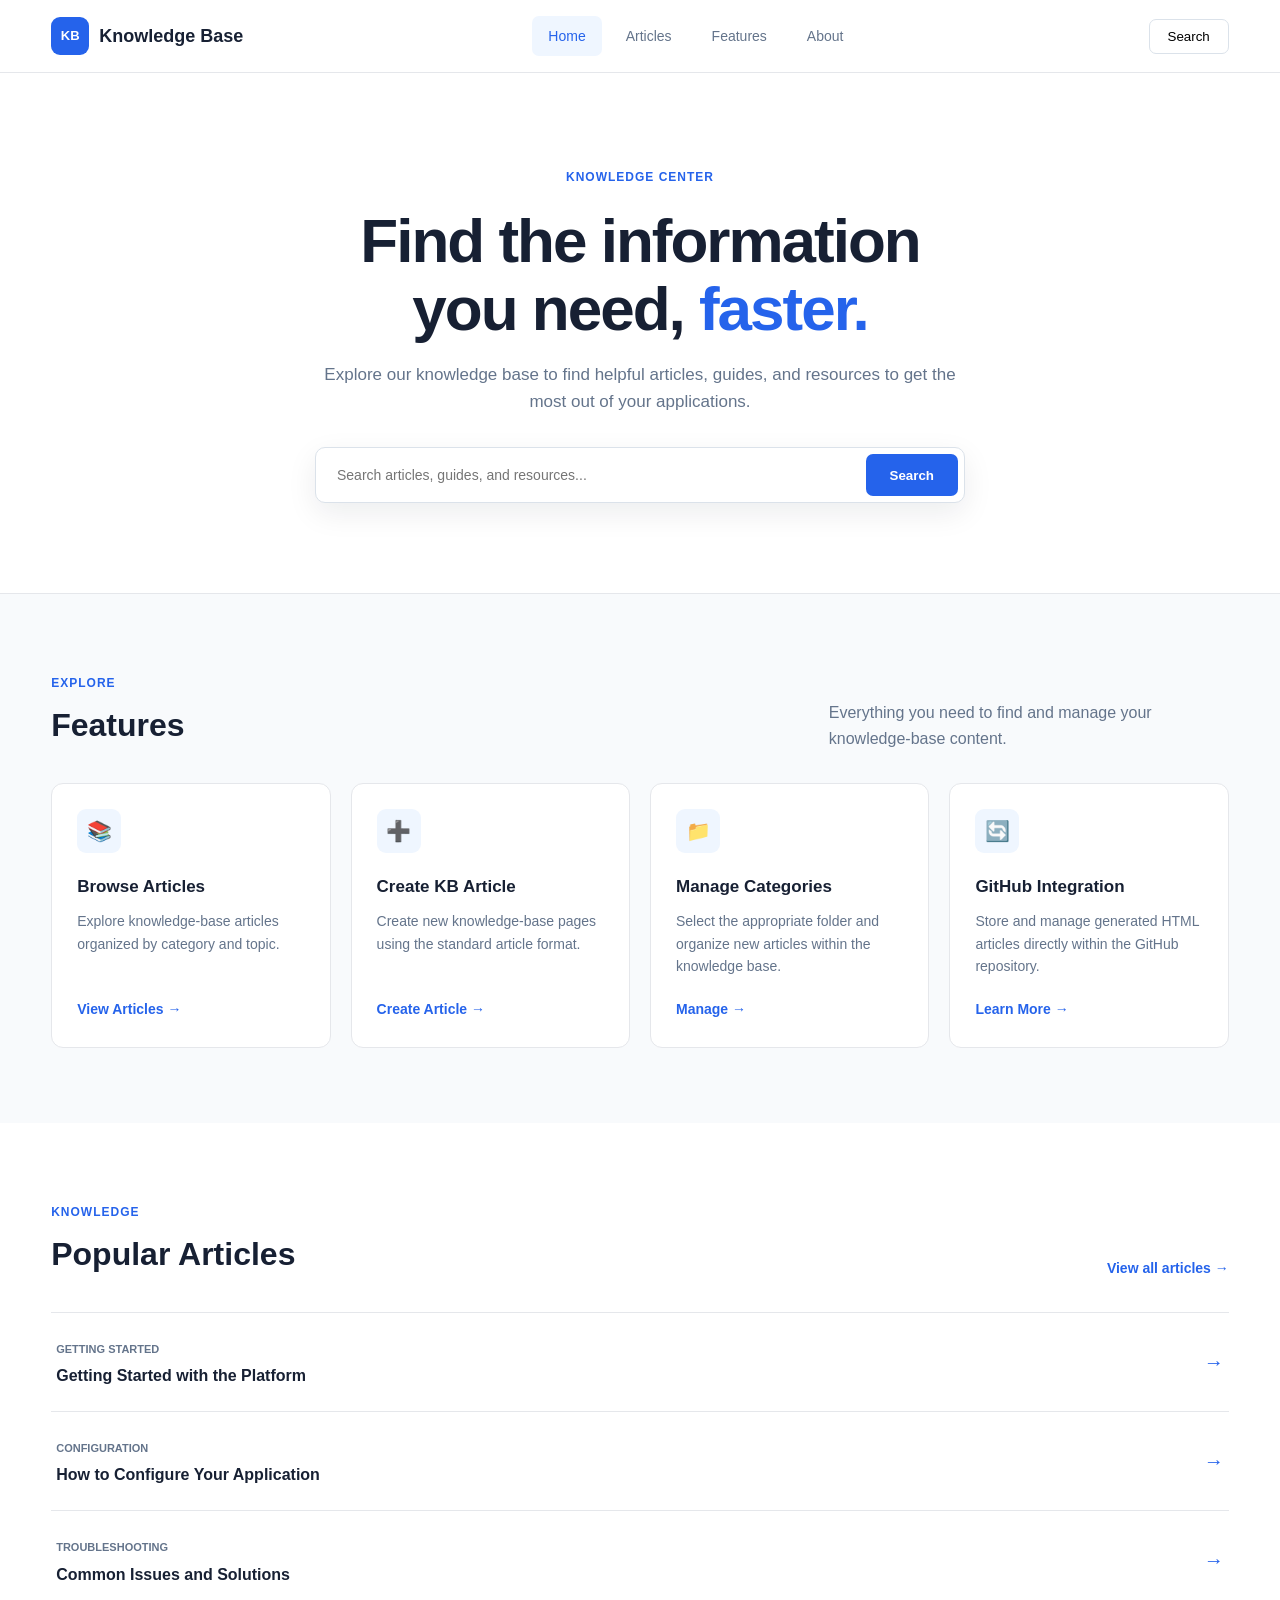
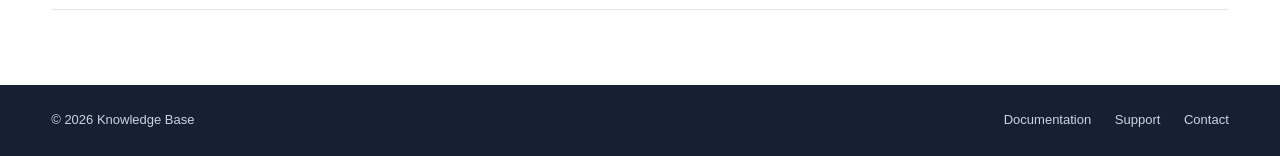
<file: index.html>
<!DOCTYPE html>
<html lang="en">
<head>
    <meta charset="UTF-8">
    <meta name="viewport" content="width=device-width, initial-scale=1.0">
    <title>Knowledge Base</title>
    <link rel="stylesheet" href="styles.css">
</head>

<body>

    <!-- Header -->
    <header class="header">
        <div class="container header-content">

            <div class="logo">
                <span class="logo-icon">KB</span>
                <span class="logo-text">Knowledge Base</span>
            </div>

            <nav class="navigation">
                <a href="#" class="nav-link active">Home</a>
                <a href="#" class="nav-link">Articles</a>
                <a href="#" class="nav-link">Features</a>
                <a href="#" class="nav-link">About</a>
            </nav>

            <div class="header-actions">
                <button class="search-btn">Search</button>
            </div>

        </div>
    </header>

    <!-- Hero Section -->
    <section class="hero">
        <div class="container hero-content">

            <div class="hero-text">
                <span class="badge">Knowledge Center</span>

                <h1>
                    Find the information<br>
                    you need, <span>faster.</span>
                </h1>

                <p>
                    Explore our knowledge base to find helpful articles,
                    guides, and resources to get the most out of your
                    applications.
                </p>

                <div class="hero-search">
                    <input
                        type="text"
                        placeholder="Search articles, guides, and resources..."
                    />
                    <button>Search</button>
                </div>
            </div>

        </div>
    </section>

    <!-- Features Section -->
    <section class="features">
        <div class="container">

            <div class="section-header">
                <div>
                    <span class="section-label">Explore</span>
                    <h2>Features</h2>
                </div>

                <p>
                    Everything you need to find and manage your
                    knowledge-base content.
                </p>
            </div>

            <div class="feature-grid">

                <div class="feature-card">
                    <div class="feature-icon">📚</div>
                    <h3>Browse Articles</h3>
                    <p>
                        Explore knowledge-base articles organized
                        by category and topic.
                    </p>
                    <a href="#">View Articles →</a>
                </div>

                <div class="feature-card">
                    <div class="feature-icon">➕</div>
                    <h3>Create KB Article</h3>
                    <p>
                        Create new knowledge-base pages using
                        the standard article format.
                    </p>
                    <a href="#">Create Article →</a>
                </div>

                <div class="feature-card">
                    <div class="feature-icon">📁</div>
                    <h3>Manage Categories</h3>
                    <p>
                        Select the appropriate folder and organize
                        new articles within the knowledge base.
                    </p>
                    <a href="#">Manage →</a>
                </div>

                <div class="feature-card">
                    <div class="feature-icon">🔄</div>
                    <h3>GitHub Integration</h3>
                    <p>
                        Store and manage generated HTML articles
                        directly within the GitHub repository.
                    </p>
                    <a href="#">Learn More →</a>
                </div>

            </div>

        </div>
    </section>

    <!-- Popular Articles -->
    <section class="articles">
        <div class="container">

            <div class="section-header">
                <div>
                    <span class="section-label">Knowledge</span>
                    <h2>Popular Articles</h2>
                </div>

                <a href="#" class="view-all">View all articles →</a>
            </div>

            <div class="article-list">

                <a href="#" class="article-item">
                    <div>
                        <span class="article-category">Getting Started</span>
                        <h3>Getting Started with the Platform</h3>
                    </div>
                    <span class="arrow">→</span>
                </a>

                <a href="#" class="article-item">
                    <div>
                        <span class="article-category">Configuration</span>
                        <h3>How to Configure Your Application</h3>
                    </div>
                    <span class="arrow">→</span>
                </a>

                <a href="#" class="article-item">
                    <div>
                        <span class="article-category">Troubleshooting</span>
                        <h3>Common Issues and Solutions</h3>
                    </div>
                    <span class="arrow">→</span>
                </a>

            </div>

        </div>
    </section>

    <!-- Footer -->
    <footer class="footer">
        <div class="container footer-content">
            <span>© 2026 Knowledge Base</span>

            <div>
                <a href="#">Documentation</a>
                <a href="#">Support</a>
                <a href="#">Contact</a>
            </div>
        </div>
    </footer>

</body>
</html>
</file>
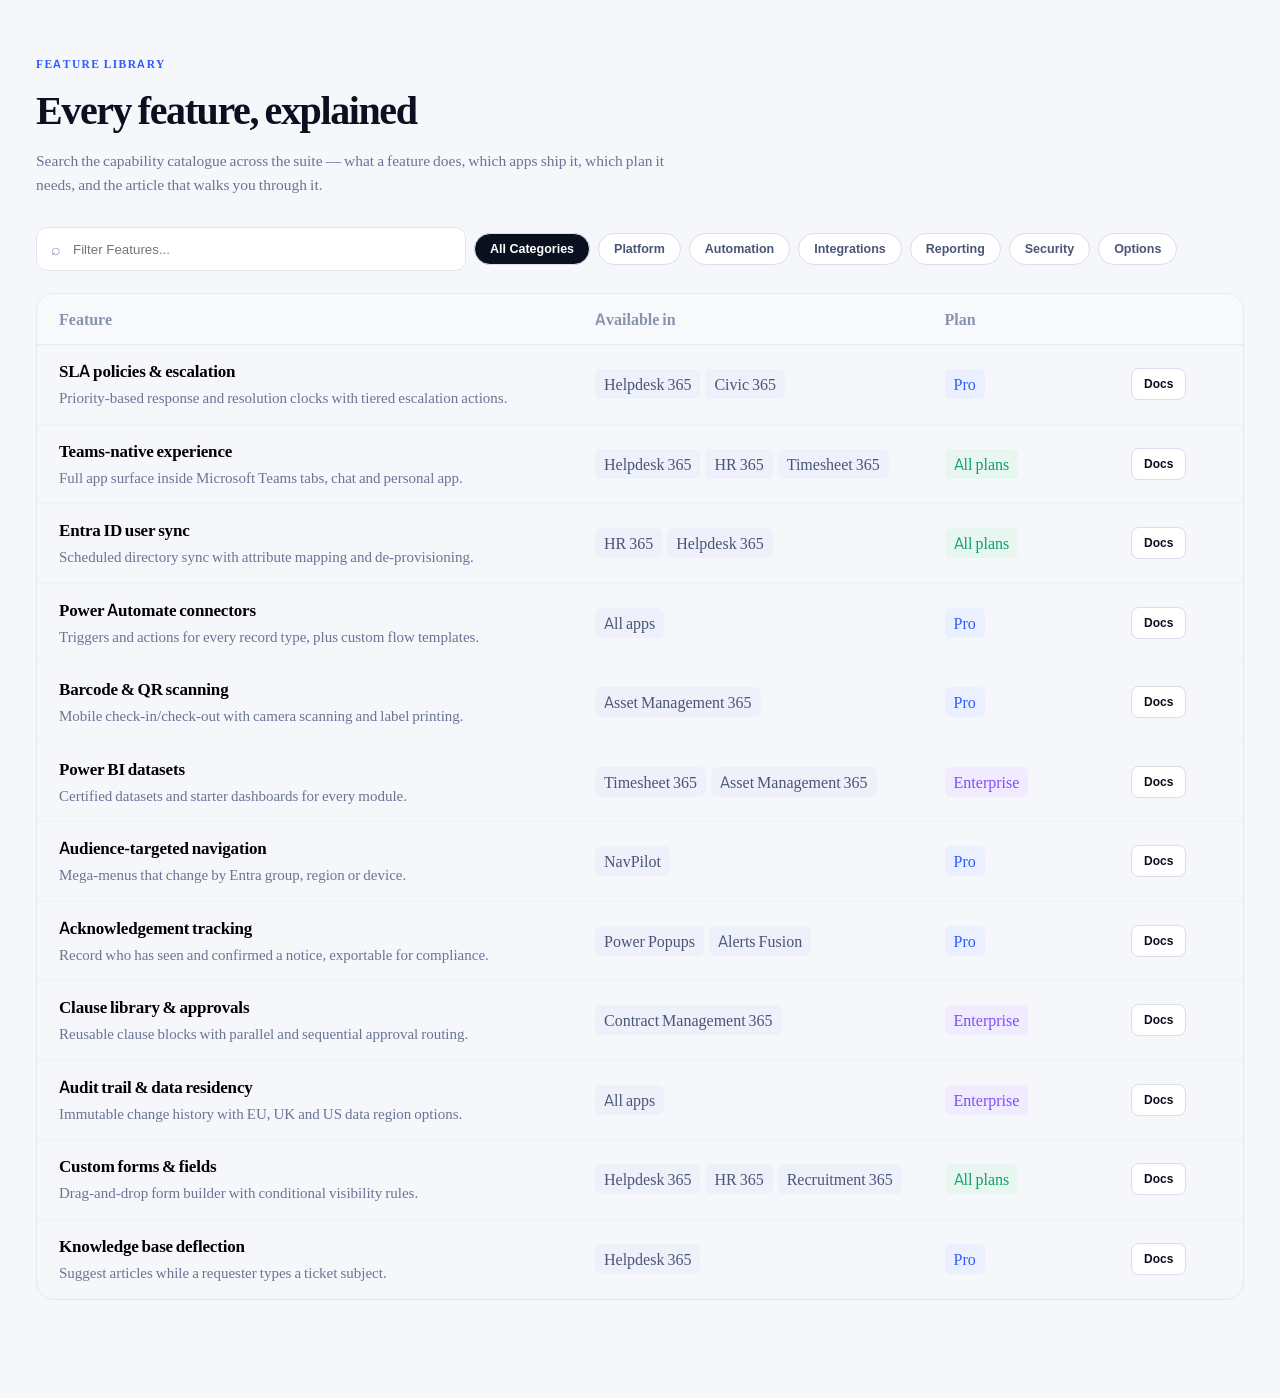
<file: features/feature.html>
<!DOCTYPE html>
<html lang="en">
<head>
    <meta charset="UTF-8">
    <meta name="viewport" content="width=device-width, initial-scale=1.0">
    <title>Document</title>
    <link rel="stylesheet" href="style.css">
</head>
   
    <body>
    <div class="content" id="contentid">
   <p class="feature" >
    Feature library</p>
    <h1 class="explain">
    Every feature, explained</h1>
    <p class="search">
    Search the capability catalogue across the suite — what a feature does, which apps ship it, which plan it needs, and the article that walks you through it.</p>
<div class="flex">
    <div class="input">
        <span style="color:rgb(138,146,174)">⌕</span>
 <input style="border:none" type="text" placeholder="Filter Features..."/ id="searchbox" class="in">
    </div>
    <button class="btn active" onClick="every();setactive(this)">
        All Categories
    </button>
      <button class="btn" onClick="platform();setactive(this)">
        Platform
    </button>
      <button class="btn" onClick="automation();setactive(this)">
        Automation
    </button>
      <button class="btn" onClick="integration();setactive(this)">
        Integrations
    </button>
      <button class="btn" onClick="reporting();setactive(this)">
        Reporting
    </button> 
     <button class="btn" onClick="security();setactive(this)">
        Security
    </button>
     <button class="btn" onClick="options();setactive(this)">
      Options
    </button>
   
</div>
<div class="feature-table">
    <div class="row-one">
        <div>Feature</div>
        <div>Available in</div>
        <div>Plan</div>
    </div>
    <div id="feature-rows">
        </div>
 
       
      
</div>
</body>
 <script>
    const arr=[
    {
       Headtext:"SLA policies & escalation",
       name:"sla",
       secondarytext:"Priority-based response and resolution clocks with tiered escalation actions.",
       columntwo:"Helpdesk 365",
       columntwosecond:"Civic 365",
       btntext:"Pro",
       columnclass:"column-three-pro"
    },
    {
        Headtext:"Teams-native experience",
        name:"team",
        secondarytext:"Full app surface inside Microsoft Teams tabs, chat and personal app.",
        columntwo:"Helpdesk 365" ,
        columntwosecond:"HR 365",
        columntwothree:"Timesheet 365",
        btntext:"All plans",
        columnclass:"column-three-plans"
    },
    {
          Headtext:"Entra ID user sync",
          name:"entra",
          secondarytext:"Scheduled directory sync with attribute mapping and de-provisioning.",
          columntwo:"HR 365",
          columntwosecond:"Helpdesk 365",
          btntext:"All plans",
          columnclass:"column-three-plans"
    },
    {
       Headtext:"Power Automate connectors",
       name:"sla",
       secondarytext:"Triggers and actions for every record type, plus custom flow templates.",
       columntwo:"All apps",
       btntext:"Pro" ,
       columnclass:"column-three-pro"
    },
    {
         Headtext:"Barcode & QR scanning",
         name:"barcode",
         secondarytext:"Mobile check-in/check-out with camera scanning and label printing.",
         columntwo:"Asset Management 365",
         btntext:"Pro",
         columnclass:"column-three-pro"
    },
    {
        Headtext:"Power BI datasets",
        name:"power",
        secondarytext:"Certified datasets and starter dashboards for every module.",
        columntwo:"Timesheet 365",
        columntwosecond:"Asset Management 365",
        btntext:"Enterprise" ,
        columnclass:"column-three-enter" 
    },
    {
         Headtext:"Audience-targeted navigation",
         name:"team",
         secondarytext:"Mega-menus that change by Entra group, region or device.",
         columntwo:"NavPilot",
         btntext:"Pro",
         columnclass:"column-three-pro"
    },
    {
        Headtext:"Acknowledgement tracking",
        name:"barcode",
        secondarytext:"Record who has seen and confirmed a notice, exportable for compliance.",
        columntwo:"Power Popups",
        columntwosecond:"Alerts Fusion",
        btntext:"Pro",
        columnclass:"column-three-pro"
    },
    {
        Headtext:"Clause library & approvals",
        name:"barcode",
        secondarytext:"Reusable clause blocks with parallel and sequential approval routing.",
        columntwo:"Contract Management 365",
        btntext:"Enterprise",
        columnclass:"column-three-enter"
    },
    {
         Headtext:"Audit trail & data residency",
         name:"audit",
         secondarytext:"Immutable change history with EU, UK and US data region options.",
         columntwo:"All apps",
         btntext:"Enterprise",
         columnclass:"column-three-enter"
    },
    {
         Headtext:"Custom forms & fields",
         name:"team",
         secondarytext:"Drag-and-drop form builder with conditional visibility rules.",
         columntwo:"Helpdesk 365",
         columntwosecond:"HR 365",
         columntwothree:"Recruitment 365",
         btntext:"All plans",
         columnclass:"column-three-plans"
    },
    {
       Headtext:"Knowledge base deflection",
       name:"sla",
       secondarytext:"Suggest articles while a requester types a ticket subject.",
        columntwo:"Helpdesk 365",
        btntext:"Pro",
        columnclass:"column-three-pro"
    },
    ]
    let neww=arr
     let currentdata=arr;
        const table=document.getElementById("feature-rows")
        function tabledata(neww){
        table.innerHTML=
        neww.map((item,index)=>
                `<div class="row-two">
                    <div class="column-one">
                        <div class="sla">
                            ${item.Headtext}
                        </div>
                        <div class="policies">
                            ${item.secondarytext}
                        </div>
                        </div>
                    <div class="column-two">
                        ${item.columntwo ? `<span class="help">${item.columntwo}</span>` : ""}
    ${item.columntwosecond ? `<span class="help">${item.columntwosecond}</span>` : ""}
    ${item.columntwothree ? `<span class="help">${item.columntwothree}</span>` : ""}
                   </div>
                   <div class="${item.columnclass}">
                    ${item.btntext}
                    </div>
                    <div class="column-four">
                          <button class="docs" onClick="sla()">
                Docs
            </button>
            </div>
            </div>`
        
        ).join("")}
        tabledata(currentdata)
        function platform(){
             currentdata=arr.filter(item=>
            item.name==="team"
            
        )
        tabledata(currentdata)
        }
         function automation(){
             currentdata=arr.filter(item=>
            item.name==="sla"
            
        )
        tabledata(currentdata)
        }
        function integration(){
             currentdata=arr.filter(item=>
            item.name==="entra"
            
        )
        tabledata(currentdata)
        }
          function reporting(){
            currentdata=arr.filter(item=>
            item.name==="power"
            
        )
        tabledata(currentdata)
        }
          function security(){
            currentdata=arr.filter(item=>
            item.name==="audit"
            
        )
        tabledata(currentdata)
        }
         function options(){
            currentdata=arr.filter(item=>
            item.name==="barcode"
            
        )
        tabledata(currentdata)
        }
        function every(){
           currentdata=arr;
           tabledata(currentdata)
        }
   
    const searchInput = document.getElementById("searchbox");
    searchInput.addEventListener("input", (e) => {
    const value = e.target.value.toLowerCase();

    const filtered = currentdata.filter(item =>
        item.Headtext.toLowerCase().includes(value)||
        item.secondarytext.toLowerCase().includes(value)
    );

    tabledata(filtered);
});
function setactive(button){
     document.querySelectorAll(".btn").forEach(btn=>{
        btn.classList.remove("active");
    });

    button.classList.add("active");
}
function sla(){
    const idd=document.getElementById("contentid")
    idd.innerHTML=
       `
         <div class="data">
            <div class="left">
                <div class="knowledge">
                    <span style="cursor:pointer">
                        Knowledge Base
                    </span>
                    <span>
                        /
                    </span>
                    <span>
                        Helpdesk 365
                    </span>
                     <span>
                        /
                    </span>
                    <span style="color:rgb(11,16,32)">
                        Automation & workflows
                    </span>
                    </div>
                <div class="how">
                    <span class="howto">
                        How-to
                        </span>
                    <span style="color:rgb(138,146,174)">
                        9 min read · Updated 21 Aug 2026
                        </span>
                    </div>
                <h1 class="configure">
                    Configure SLA policies and escalation rules
                    </h1>
                <p class="define">
                    Define response and resolution targets per priority, then chain escalation actions so nothing breaches silently.
                    </p>
                <p class="article">
                    This article applies to Helpdesk 365 v4.2 and later on Teams + SharePoint, and assumes you administer the app for your tenant.
                    </p>
                <h2 class="begin" id="before">
                    Before you begin
                    </h2>
                <div class="helping">
                    <div class="helpfirst">
                        <span style="color:rgb(47,91,255)">
                            •
                            </span>
                            <span>
                                Helpdesk 365 4.2 or later installed in your tenant
                                </span>
                        </div>
                         <div class="helpfirst">
                        <span style="color:rgb(47,91,255)">
                            •
                            </span>
                            <span>
                                Site collection administrator or Apps365 admin role
                                </span>
                        </div>
                         <div class="helpfirst">
                        <span style="color:rgb(47,91,255)">
                            •
                            </span>
                            <span>
                                Global admin consent granted for the app registration
                                </span>
                        </div>
                    </div>
                    <h2 class="steps" id="step">
                        Steps
                        </h2>
                    <div class="open">
                        <div class="openfirst">
                            <div class="one">
                                1
                                </div>
                              <div class="opencontent">
                                <span>Open the Helpdesk 365 admin settings</span>
                                <span style="color:rgb(91,100,128)">
                                    From the app home page, select the gear icon, then Admin settings → Automation & workflows.
                                    </span>
                                </div>  
                            </div>
                            <div class="openfirst">
                            <div class="one">
                                2
                                </div>
                              <div class="opencontent">
                                <span>Configure the settings for your organisation</span>
                                <span style="color:rgb(91,100,128)">
                                    Work through each section top to bottom. Settings apply per team, so repeat for each support group if you run multiple queues.
                                    </span>
                                </div>  
                            </div>
                             <div class="openfirst">
                            <div class="one">
                                3
                                </div>
                              <div class="opencontent">
                                <span>Save and publish</span>
                                <span style="color:rgb(91,100,128)">
                                Choose Save, then Publish to make the change live for end users. Changes propagate within two minutes.
                                    </span>
                                </div>  
                            </div>
                             <div class="openfirst">
                            <div class="one">
                                4
                                </div>
                              <div class="opencontent">
                                <span>Verify with a test record</span>
                                <span style="color:rgb(91,100,128)">
                                Create a test item as a standard user and confirm the behaviour matches your configuration before rolling out.
                                    </span>
                                </div>  
                            </div>
                        </div>
                        <div class="note">
                            <span >⚠</span>
                                <div class="warn">
                                    <strong>Note — </strong>
                                     Publishing does not retroactively change existing records. Use the bulk update tool if you need to apply new rules to historical items.
                            </div>
                            </div>
                            <h2 class="verify" id="verify">Verify the configuration</h2>
                            <p class="verifycontent">Open Admin settings → Diagnostics and run the configuration check. Every item should report Passed; a warning links to the specific setting that needs attention.
                                </p>
                            <div class="getapps">
                                <span>
                                    Get-Apps365Config -App "Helpdesk 365" -Scope Tenant</span>
                                    <span>
                                        Test-Apps365Health -Verbose
                                        </span>
                                </div>
                                <h2 class="begin" id="trouble">
                    Troubleshooting
                    </h2>
                                 <div class="helping">
                    <div class="helpfirst">
                        <span style="color:rgb(47,91,255)">
                            •
                            </span>
                            <span>
                                Setting not visible: your role lacks the Manage configuration permission.
                                </span>
                        </div>
                         <div class="helpfirst">
                        <span style="color:rgb(47,91,255)">
                            •
                            </span>
                            <span>
                                Change not applied: clear the SharePoint client cache and reload the page.
                                </span>
                        </div>
                         <div class="helpfirst">
                        <span style="color:rgb(47,91,255)">
                            •
                            </span>
                            <span>
                                Still stuck: raise a ticket with the diagnostics output attached.
                                </span>
                        </div>
                    </div>
                    <div class="helpful">
                        <div class="helpfulcontent">
                            <span style="font-weight:600">
                                Was this article helpful?
                                </span>
                                <span style="color:rgb(107,116,149)">
                                    196 people found this useful
                                    </span>
                            </div>
                        <div class="buttons">
                            <button class="thanks">
                                Yes,thanks
                                </button>
                                <button class="thanks">
                                Not really
                                </button>
                            </div>
                        </div>
<span style="color:rgb(162,169,194);font-size:12px;font-weight:700">Related articles</span>
  <div class="cards">
    <div class="card">
        <span class="head">
            Install Helpdesk 365 in Microsoft Teams
            </span>
            <Span class="lower">
                Helpdesk 365  ·  6 min
                </span>
        </div>
        <div class="card">
        <span class="head">
        Ticket categories, custom fields and forms 
            </span>
            <Span class="lower">
                Helpdesk 365  ·  7 min
                </span>
        </div>
         <div class="card">
        <span class="head">
        Agent, Manager and Requester role permissions
            </span>
            <Span class="lower">
                Helpdesk 365 · 5 min
                </span>
        </div>
          <div class="card">
        <span class="head">
    Why are ticket emails not being delivered?
            </span>
            <Span class="lower">
                Helpdesk 365 ·  4 min
                </span>
        </div>
    </div>             
</div>
<div class="sidebar">
    <span class="onthis">
        On this page
        </span>
        <div class="onthiscontent">
            <a class="link" href="#before">Before you begin </a>
            <a class="link" href="#step"> Steps </a>
            <a class="link" href="#verify"> Verify the configuration </a>
             <a class="link" href="#trouble"> Troubleshooting </a>
            </div>
            <div class="apply">
                <div class="applies">
                    Applies to
                    </div>
                    <div>Helpdesk 365</div>
                    <span style="color: rgb(107, 116, 149)">
                        v4.2 and later
                        </span>
                    <div class="flex">
                        <span class="sla2">
                            SLA
                            </span>
                            <span class="sla2">
                            Automation
                            </span>
                             <span class="sla2">
                            Notifications
                            </span>
                        </div>
                </div>
            <div class="ask">
                ✦
                <div>Ask about this article </div>
                <div style="color:rgb(167,176,208)">
                    The assistant answers from this page and its related docs.
                    </div>
                </div>

    </div>
                </div>

    `
}
    </script>
</html>
</file>
<file: styles.css>
* {
    margin: 0;
    padding: 0;
    box-sizing: border-box;
}

body {
    font-family: Arial, Helvetica, sans-serif;
    background: #f8fafc;
    color: #172033;
    line-height: 1.6;
}

.container {
    width: min(1180px, 92%);
    margin: 0 auto;
}

/* Header */

.header {
    background: #ffffff;
    border-bottom: 1px solid #e5e7eb;
    position: sticky;
    top: 0;
    z-index: 100;
}

.header-content {
    height: 72px;
    display: flex;
    align-items: center;
    justify-content: space-between;
}

.logo {
    display: flex;
    align-items: center;
    gap: 10px;
    font-weight: 700;
}

.logo-icon {
    width: 38px;
    height: 38px;
    border-radius: 9px;
    background: #2563eb;
    color: #ffffff;
    display: flex;
    align-items: center;
    justify-content: center;
    font-size: 13px;
}

.logo-text {
    font-size: 18px;
}

.navigation {
    display: flex;
    align-items: center;
    gap: 8px;
}

.nav-link {
    text-decoration: none;
    color: #64748b;
    padding: 9px 16px;
    border-radius: 7px;
    font-size: 14px;
    font-weight: 500;
}

.nav-link:hover {
    background: #f1f5f9;
    color: #172033;
}

.nav-link.active {
    background: #eff6ff;
    color: #2563eb;
}

.search-btn {
    border: 1px solid #dbe2ea;
    background: #ffffff;
    padding: 9px 18px;
    border-radius: 7px;
    cursor: pointer;
}

/* Hero */

.hero {
    background: #ffffff;
    padding: 90px 0;
    border-bottom: 1px solid #e5e7eb;
}

.hero-content {
    text-align: center;
}

.badge,
.section-label {
    display: inline-block;
    color: #2563eb;
    font-size: 12px;
    font-weight: 700;
    text-transform: uppercase;
    letter-spacing: 1px;
}

.hero h1 {
    font-size: clamp(38px, 5vw, 62px);
    line-height: 1.1;
    margin: 18px 0;
    letter-spacing: -2px;
}

.hero h1 span {
    color: #2563eb;
}

.hero p {
    max-width: 650px;
    margin: 0 auto 32px;
    color: #64748b;
    font-size: 17px;
}

.hero-search {
    max-width: 650px;
    margin: auto;
    display: flex;
    background: #ffffff;
    padding: 6px;
    border: 1px solid #dbe2ea;
    border-radius: 10px;
    box-shadow: 0 10px 30px rgba(15, 23, 42, 0.08);
}

.hero-search input {
    flex: 1;
    border: none;
    outline: none;
    padding: 13px 15px;
    font-size: 14px;
}

.hero-search button {
    border: none;
    background: #2563eb;
    color: white;
    padding: 0 24px;
    border-radius: 7px;
    cursor: pointer;
    font-weight: 600;
}

/* Sections */

.features,
.articles {
    padding: 75px 0;
}

.articles {
    background: #ffffff;
}

.section-header {
    display: flex;
    justify-content: space-between;
    align-items: flex-end;
    margin-bottom: 32px;
}

.section-header h2 {
    font-size: 32px;
    margin-top: 5px;
}

.section-header p {
    max-width: 400px;
    color: #64748b;
}

/* Feature Cards */

.feature-grid {
    display: grid;
    grid-template-columns: repeat(4, 1fr);
    gap: 20px;
}

.feature-card {
    background: #ffffff;
    border: 1px solid #e5e7eb;
    border-radius: 12px;
    padding: 25px;
    transition: 0.2s ease;
}

.feature-card:hover {
    transform: translateY(-4px);
    border-color: #bfdbfe;
    box-shadow: 0 12px 30px rgba(15, 23, 42, 0.08);
}

.feature-icon {
    width: 44px;
    height: 44px;
    background: #eff6ff;
    border-radius: 9px;
    display: flex;
    align-items: center;
    justify-content: center;
    margin-bottom: 20px;
    font-size: 20px;
}

.feature-card h3 {
    font-size: 17px;
    margin-bottom: 10px;
}

.feature-card p {
    color: #64748b;
    font-size: 14px;
    min-height: 70px;
}

.feature-card a {
    display: inline-block;
    margin-top: 18px;
    text-decoration: none;
    color: #2563eb;
    font-size: 14px;
    font-weight: 600;
}

/* Articles */

.view-all {
    color: #2563eb;
    text-decoration: none;
    font-size: 14px;
    font-weight: 600;
}

.article-list {
    border-top: 1px solid #e5e7eb;
}

.article-item {
    display: flex;
    justify-content: space-between;
    align-items: center;
    padding: 22px 5px;
    border-bottom: 1px solid #e5e7eb;
    text-decoration: none;
    color: inherit;
}

.article-category {
    font-size: 11px;
    text-transform: uppercase;
    color: #64748b;
    font-weight: 700;
}

.article-item h3 {
    font-size: 16px;
    margin-top: 3px;
}

.arrow {
    color: #2563eb;
    font-size: 20px;
}

/* Footer */

.footer {
    background: #172033;
    color: #cbd5e1;
    padding: 25px 0;
}

.footer-content {
    display: flex;
    justify-content: space-between;
    align-items: center;
    font-size: 13px;
}

.footer a {
    color: #cbd5e1;
    text-decoration: none;
    margin-left: 20px;
}

/* Responsive */

@media (max-width: 900px) {
    .feature-grid {
        grid-template-columns: repeat(2, 1fr);
    }

    .navigation {
        display: none;
    }

    .section-header {
        align-items: flex-start;
        flex-direction: column;
        gap: 10px;
    }
}

@media (max-width: 600px) {
    .feature-grid {
        grid-template-columns: 1fr;
    }

    .hero {
        padding: 60px 0;
    }

    .hero-search {
        flex-direction: column;
        gap: 6px;
    }

    .hero-search button {
        height: 42px;
    }

    .footer-content {
        flex-direction: column;
        gap: 15px;
    }

    .footer a {
        margin: 0 8px;
    }
}
</file>
<file: features/style.css>
@font-face {
    font-family: "Sora" ;
    src: url([data-uri]);
}
body{
    background-color:rgb(246,247,251);
    font-family: "Sora"
}
.feature{
    font-size: 11.5px;
    font-weight: 700;
    letter-spacing: 0.12em;
    text-transform: uppercase;
    color: rgb(47, 91, 255);
    margin-bottom: 10px
}
.search{
    font-size: 15.5px;
    color: rgb(107, 116, 149);
    max-width: 640px;
    line-height: 1.6;
    margin: 0px 0px 30px;
}
.explain{
    font-size: 40px;
    font-weight: 700;
    letter-spacing: -0.035em;
    margin: 0px 0px 12px;
    color:#0B1020
}
.flex{
    display:flex;
    gap:12px;
    align-items:center;
    margin-bottom:22px;
    flex-wrap:wrap;
    
}
.in{
    border:none;
    outline:none;
}
.input{
    display: flex;
    align-items: center;
    gap: 10px;
    background: rgb(255, 255, 255);
    border: 1px solid rgb(225, 229, 240);
    border-radius: 11px;
    padding: 0px 14px;
    height: 42px;
    min-width: 260px;
    width:400px

}
.btn{
    padding: 8px 15px;
    border-radius: 999px;
    border: 1px solid rgb(217,222,236);
    background: white;
    color:rgb(74,85,120);
    font-size: 12.5px;
    font-weight: 700;
    cursor: pointer;
    white-space: nowrap;
}
.content{
    display:flex;
    flex-direction:column;
    padding: 36px 28px 90px 28px;
    margin:0px auto
}
.feature-table{
    border:1px solid rgb(230,233,242);
    border-radius:18px;
    overflow:hidden
}
.row-one{
    display:grid;
    grid-template-columns:2.3fr 1.5fr 0.8fr 90px;
    padding:14px 22px;
    background-color:rgb(248,249,253);
    border-bottom:1px solid rgb(230,233,242);
    font-weight:700;
    color:rgb(138,146,174)
}
.row-two{
    display:grid;
    grid-template-columns:2.3fr 1.5fr 0.8fr 90px;
    padding:14px 22px;
    border-bottom:1px solid  rgb(240,242,248);
    align-items:center
}
.column-one{
    display:flex;
    flex-direction:column;
}
.sla{
    font-size: 17px;
    font-weight: 600;
    letter-spacing: -0.01em;
    margin-bottom: 5px;
}
.policies{
    font-size: 15px;
    color: rgb(107, 116, 149);
    line-height: 1.5;
}
.column-two{
    display:flex;
    gap:5px
}
.help{
    padding: 4px 9px;
    border-radius: 6px;
    background: rgb(238, 241, 250);
    color: rgb(74, 85, 120);
}
.column-three-pro{
    padding: 4px 9px;
    border-radius: 6px;
    background: rgb(234, 240, 255);
    color: rgb(47, 91, 255);
    width:fit-content
}
.docs{
    border: 1px solid rgb(217, 222, 236);
    background: rgb(255, 255, 255);
    border-radius: 8px;
    height: 32px;
    padding: 0px 12px;
    font-size: 12px;
    font-weight: 700;
    cursor: pointer;
    color: rgb(11, 16, 32);
}
.column-three-plans{
    padding: 4px 9px;
    border-radius: 6px;
    background: rgb(231, 247, 240);
    color: rgb(14, 159, 110);
    width:fit-content
}
.column-three-enter{
    width:fit-content;
    padding: 4px 9px;
    border-radius: 6px;
    background: rgb(241, 235, 255);
    color: rgb(124, 77, 255);
}
.btn.active{
    background-color: #0B1020;
    color:white;
}
.docs:hover{
   border-color: rgb(47,91,255);
   color:rgb(47,91,255)
}
.data{
    display:grid;
    grid-template-columns:1fr 232px ;
    padding: 30px 28px 90px;
    gap:48px;
    max-width:1240px
}
.knowledge{
    display:flex;
    align-items: center;
    gap: 8px;
    color:rgb(138,146,174);
    margin-bottom:20px;
    flex-wrap:wrap;
}
.left{
    height:100vh;
    overflow-y:scroll
}
.left::-webkit-scrollbar{
    display:none
}
.how{
    display: flex;
    align-items: center;
    gap: 9px;
    margin-bottom: 14px;
}
.howto{
    padding: 4px 9px;
    border-radius: 6px;
    background: rgb(231, 247, 240);
    color: rgb(14, 159, 110);
}
.configure{
    color:rgb(11,16,32);
    font-size:36px;
    font-weight: 700;
    letter-spacing: -0.035em;
    line-height: 1.14;
    margin: 0px 0px 18px;
}
.define{
    font-size: 17px;
    color: rgb(91, 100, 128);
    line-height: 1.7;
    margin: 0px 0px 28px;
    padding-bottom: 26px;
    border-bottom: 1px solid rgb(230, 233, 242);
}
.article{
    font-size: 16px;
    line-height: 1.75;
    color: rgb(43, 51, 80);
    margin: 0px 0px 18px;
}
.begin{
    letter-spacing: -0.025em;
    margin: 38px 0px 14px;
}
.helping{
    display: flex;
    flex-direction: column;
    gap: 9px;
    margin: 0px 0px 22px;
}
.helpfirst{
    display: flex;
    gap: 15px;
    font-size: 15.5px;
    line-height: 1.6;
    color: rgb(43, 51, 80);
}
.steps{
    letter-spacing: -0.025em;
    margin: 38px 0px 14px;
}
.open{
    display: flex;
    flex-direction: column;
    gap: 12px;
    margin: 0px 0px 26px;
}
.openfirst{
    display: flex;
    gap: 15px;
    background: rgb(255, 255, 255);
    border: 1px solid rgb(230, 233, 242);
    border-radius: 14px;
    padding: 17px 19px;
}
.one{
    display:flex;
    align-items:center;
    width: 26px;
    height: 26px;
    border-radius: 8px;
    background: rgb(47, 91, 255);
    color: rgb(255, 255, 255);
    justify-content:center
}
.opencontent{
    display:flex;
    flex-direction:column;
    gap:5px;
}
.note{
    display: flex;
    gap: 13px;
    padding: 17px 19px;
    border-radius: 14px;
    background: rgb(255, 248, 236);
    border: 1px solid rgb(246, 227, 192);
    
}
.warn{
    font-size: 14.5px;
    color: rgb(107, 78, 21);
    font-size:17px
}
.verify{
    font-size: 21px;
    font-weight: 600;
    letter-spacing: -0.025em;
    margin: 38px 0px 14px;
}
.verifycontent{
    font-size: 16px;
    line-height: 1.75;
    color: rgb(43, 51, 80);
    margin: 0px 0px 18px;
}
.getapps{
    background: rgb(11, 16, 32);
    color: rgb(199, 208, 255);
    border-radius: 14px;
    padding: 18px 20px;
    display:flex;
    flex-direction:column;
    gap:5px
}
.helpful{
    padding: 26px;
    border-radius: 18px;
    background: rgb(255, 255, 255);
    border: 1px solid rgb(230, 233, 242);
    display: flex;
    align-items: center;
    justify-content: space-between;
    gap: 20px;
    margin-bottom:20px
}
.helpfulcontent{
    display:flex;
    flex-direction:column;
    gap:5px;
}
.buttons{
    display:flex;
    gap:10px
}
.thanks{
    height: 40px;
    padding: 0px 20px;
    border: 1px solid rgb(217, 222, 236);
    background: rgb(255, 255, 255);
    border-radius: 10px;
    font-size: 13.5px;
    font-weight: 700;
    cursor: pointer;
    color: rgb(11, 16, 32);
}
.thanks:hover{
    border-color:rgb(16,185,129);
    color:rgb(16,185,129)
}
.cards{
    display: grid;
    grid-template-columns: repeat(2, 1fr);
    gap: 14px;
    margin-top:20px;
}
.card{
    background: rgb(255, 255, 255);
    border: 1px solid rgb(230, 233, 242);
    border-radius: 14px;
    padding: 18px;
    cursor: pointer;
    display:flex;
    flex-direction:column;
    gap:5px;
}
.head{
    font-weight:600;
}
.lower{
    color:rgb(138,146,174);
}
.card:hover{
      border-color: rgb(47,91,255);
}
.sidebar{
    position: sticky;
    display:flex;
    flex-direction:column;
    top:0px;
    gap:18px;
    height:100vh;
}
.onthis{
    letter-spacing: 0.1em;
    text-transform: uppercase;
    color: rgb(162, 169, 194);
    margin-bottom: 12px;
}
.onthiscontent{
    display: flex;
    flex-direction: column;
    gap: 3px;
    border-left: 2px solid rgb(230, 233, 242);
    padding-left: 14px;
}
.link{
    color: rgb(107, 116, 149);
    padding: 4px 0px;
    text-decoration: none;
}
.apply{
    padding: 18px;
    border-radius: 14px;
    background: rgb(255, 255, 255);
    border: 1px solid rgb(230, 233, 242);
    display:flex;
    flex-direction:column;
    gap:5px;
}
.applies{
    color: rgb(162, 169, 194);
}
.flex{
    display:flex;
    flex-wrap:wrap;
    gap:8px;
}
.sla2{
    padding: 4px 9px;
    border-radius: 6px;
    background: rgb(238, 241, 250);
    color: rgb(74, 85, 120);
}
.ask{
    padding: 18px;
    border-radius: 14px;
    background: linear-gradient(160deg, rgb(11, 16, 32), rgb(27, 36, 80));
    color: rgb(255, 255, 255);
    cursor: pointer;
}
.link:hover{
    color:rgb(47,91,255)
}

.form{
    display:flex;
    flex-direction:column;
    gap:5px;
    width:100%
}
</file>
